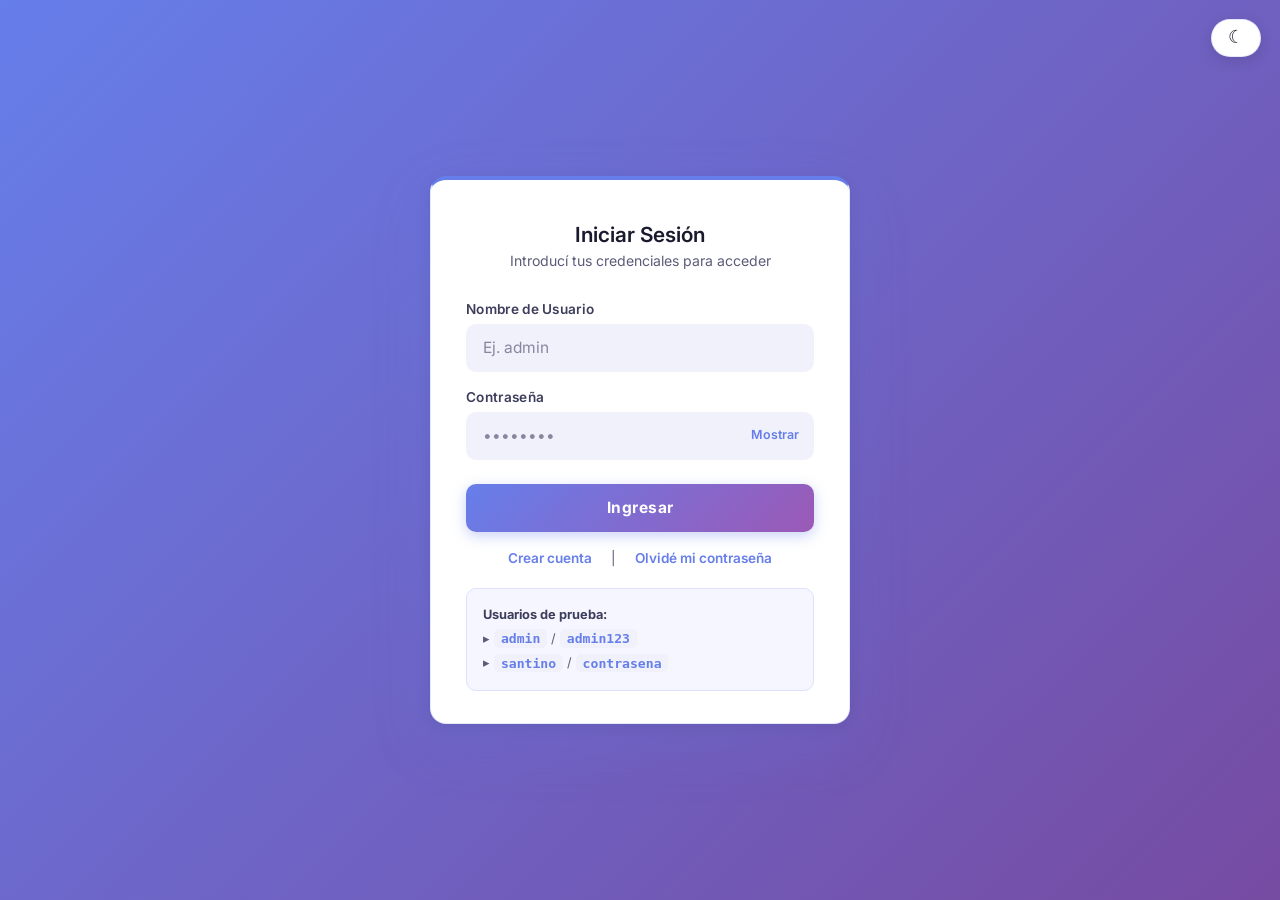
<file: index.html>
<!DOCTYPE html>
<html lang="es">
<head>
    <meta charset="UTF-8">
    <meta name="viewport" content="width=device-width, initial-scale=1.0">
    <meta name="description" content="SGG - Sistema de Gestión de Gastos. Iniciá sesión o registrate para administrar tus finanzas personales.">
    <title>SGG - Inicio de Sesión</title>
    <link rel="preconnect" href="https://fonts.googleapis.com">
    <link rel="preconnect" href="https://fonts.gstatic.com" crossorigin>
    <link rel="stylesheet" href="https://fonts.googleapis.com/css2?family=Inter:wght@400;500;600;700&display=swap">
    <link rel="stylesheet" href="css/style.css">
    <script src="js/theme.js"></script>
</head>
<body>

    <button id="themeToggle" class="theme-toggle" type="button" aria-label="Cambiar a modo oscuro" aria-pressed="false">
        <span id="themeIcon" aria-hidden="true">☾</span>
    </button>

    <div class="auth-container">

        <div class="auth-header">
            <h2>Iniciar Sesión</h2>
            <p>Introducí tus credenciales para acceder</p>
        </div>

        <div id="alertBox" class="alert-message" role="alert" aria-live="polite"></div>

        <form id="authForm" class="auth-form" novalidate>
            <div class="form-group">
                <label for="username">Nombre de Usuario</label>
                <input type="text" id="username" required placeholder="Ej. admin" autocomplete="username">
            </div>

            <div class="form-group">
                <label for="password">Contraseña</label>
                <div class="password-field">
                    <input type="password" id="password" required placeholder="••••••••" autocomplete="current-password">
                </div>
            </div>

            <button type="submit" id="btnSubmit" class="btn-submit">Ingresar</button>
        </form>

        <div class="auth-links">
            <a href="registro.html">Crear cuenta</a>
            <span class="sep">|</span>
            <a href="recuperar.html">Olvidé mi contraseña</a>
        </div>

        <div class="hint-box" aria-label="Usuarios de prueba disponibles">
            <p><strong>Usuarios de prueba:</strong></p>
            <p>▸ <code>admin</code> / <code>admin123</code></p>
            <p>▸ <code>santino</code> / <code>contrasena</code></p>
        </div>

    </div>

    <script src="js/usuarios.js"></script>
    <script src="js/ui.js"></script>
    <script src="js/password-toggle.js"></script>
    <script src="js/login.js"></script>
</body>
</html>
</file>
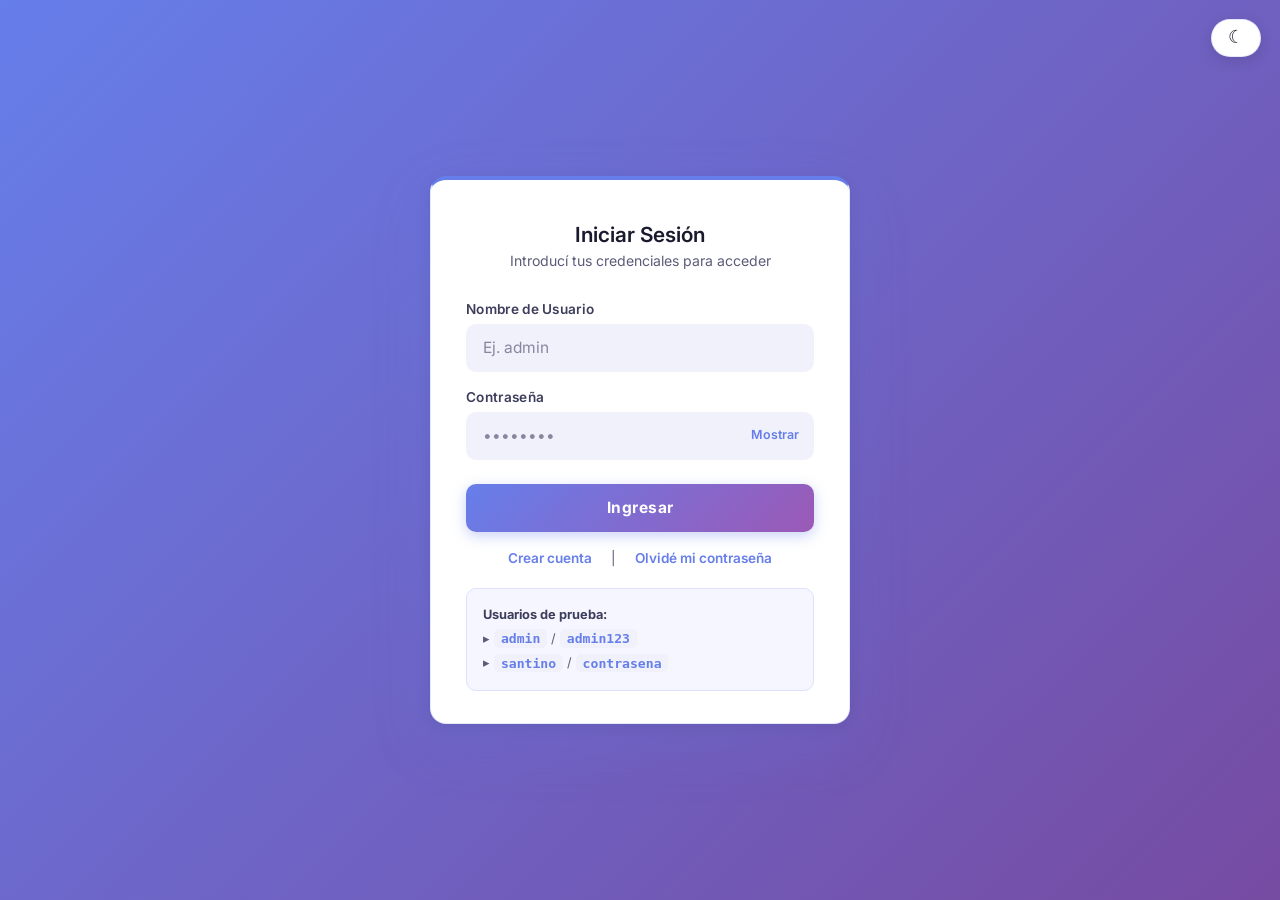
<file: dashboard.html>
<!DOCTYPE html>
<html lang="es">
<head>
    <meta charset="UTF-8">
    <meta name="viewport" content="width=device-width, initial-scale=1.0">
    <meta name="description" content="SGG - Sistema de Gestión de Gastos. Panel de gastos.">
    <title>SGG - Mis Gastos</title>
    <link rel="preconnect" href="https://fonts.googleapis.com">
    <link rel="preconnect" href="https://fonts.gstatic.com" crossorigin>
    <link rel="stylesheet" href="https://fonts.googleapis.com/css2?family=Inter:wght@400;500;600;700&display=swap">
    <link rel="stylesheet" href="css/style.css">
    <script src="js/theme.js"></script>
</head>
<body class="dashboard-body">

    <button id="themeToggle" class="theme-toggle" type="button" aria-label="Cambiar a modo oscuro" aria-pressed="false">
        <span id="themeIcon" aria-hidden="true">☾</span>
    </button>

    <div class="dashboard-page">

        <header class="dashboard-header">
            <div>
                <h1 id="saludo">Hola</h1>
                <p>Registrá y revisá tus gastos personales.</p>
            </div>
            <nav class="dashboard-nav">
                <a href="recuperar.html?modo=cambiar">Cambiar contraseña</a>
                <a href="#" id="cerrarSesionLink">Cerrar sesión</a>
            </nav>
        </header>

        <div id="alertBox" class="alert-message" role="alert" aria-live="polite"></div>

        <section class="summary-card">
            <p class="summary-label">Total gastado</p>
            <p class="summary-total" id="totalGastado">$0,00</p>
            <p class="summary-count" id="cantidadGastos">0 gastos registrados</p>
        </section>

        <div class="dashboard-grid">

            <section class="panel form-panel">
                <h2 id="formGastoTitle">Agregar gasto</h2>

                <form id="gastoForm" class="auth-form" novalidate>
                    <div class="form-group">
                        <label for="monto">Monto</label>
                        <input type="number" id="monto" step="0.01" min="0.01" max="9999999999.99" required placeholder="Ej. 1500.50" inputmode="decimal">
                        <span class="field-error" id="errorMonto" role="alert"></span>
                    </div>

                    <div class="form-group">
                        <label for="fecha">Fecha</label>
                        <input type="date" id="fecha" required>
                        <span class="field-error" id="errorFecha" role="alert"></span>
                    </div>

                    <div class="form-group">
                        <label for="categoria">Categoría</label>
                        <select id="categoria" required>
                            <option value="" disabled selected>Seleccioná una categoría</option>
                            <option value="Alimentación">Alimentación</option>
                            <option value="Transporte">Transporte</option>
                            <option value="Servicios">Servicios</option>
                            <option value="Ocio">Ocio</option>
                            <option value="Salud">Salud</option>
                            <option value="Otros">Otros</option>
                        </select>
                        <span class="field-error" id="errorCategoria" role="alert"></span>
                    </div>

                    <div class="form-group">
                        <label for="descripcion">Descripción</label>
                        <input type="text" id="descripcion" required maxlength="100" placeholder="Ej. Almuerzo con amigos">
                        <span class="field-error" id="errorDescripcion" role="alert"></span>
                    </div>

                    <div class="form-actions">
                        <button type="submit" id="btnGuardarGasto" class="btn-submit">Agregar gasto</button>
                        <button type="button" id="btnCancelarEdicion" class="btn-cancel hidden">Cancelar edición</button>
                    </div>
                </form>
            </section>

            <section class="panel table-panel">
                <h2>Historial de gastos</h2>

                <div id="tablaWrapper" class="table-wrapper hidden">
                    <table class="gastos-table">
                        <thead>
                            <tr>
                                <th>Fecha</th>
                                <th>Categoría</th>
                                <th>Descripción</th>
                                <th>Monto</th>
                                <th><span class="visually-hidden">Acciones</span></th>
                            </tr>
                        </thead>
                        <tbody id="gastosBody"></tbody>
                    </table>
                </div>

                <p id="emptyState" class="empty-state">Todavía no cargaste gastos.</p>
            </section>

        </div>

    </div>

    <!-- Modal de confirmación: baja lógica -->
    <div id="modalEliminar" class="modal-overlay hidden" role="dialog" aria-modal="true" aria-labelledby="modalEliminarTitle">
        <div class="modal-box">
            <h2 id="modalEliminarTitle">Eliminar gasto</h2>
            <p>¿Seguro que querés eliminar este gasto? Vas a dejar de verlo en tu historial y en el total.</p>
            <div class="modal-actions">
                <button type="button" id="btnCancelarModal" class="btn-cancel">Cancelar</button>
                <button type="button" id="btnConfirmarEliminar" class="btn-danger">Eliminar</button>
            </div>
        </div>
    </div>

    <script src="js/usuarios.js"></script>
    <script src="js/ui.js"></script>
    <script src="js/gastos.js"></script>
</body>
</html>
</file>
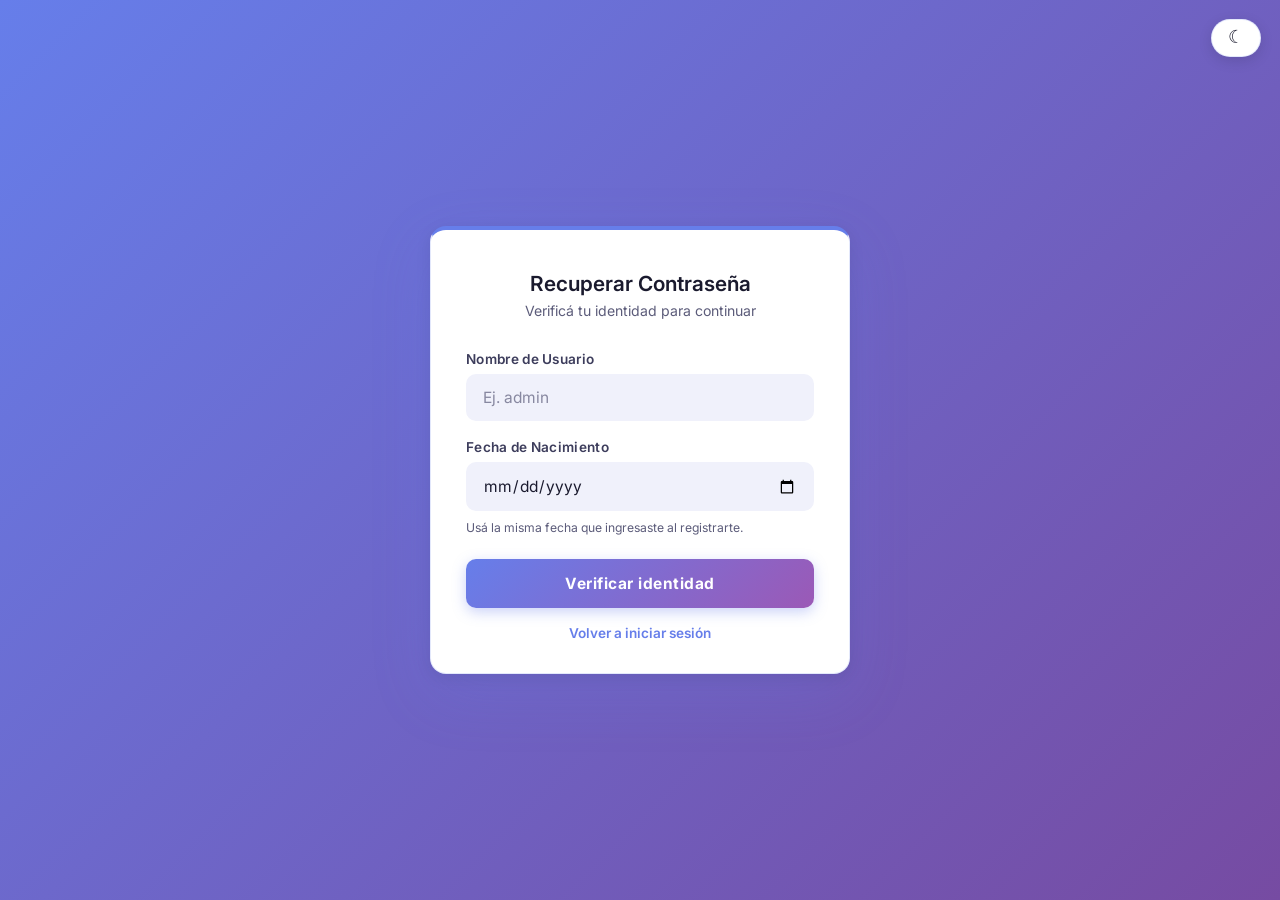
<file: recuperar.html>
<!DOCTYPE html>
<html lang="es">
<head>
    <meta charset="UTF-8">
    <meta name="viewport" content="width=device-width, initial-scale=1.0">
    <meta name="description" content="SGG - Sistema de Gestión de Gastos. Recuperá o cambiá tu contraseña.">
    <title>SGG - Recuperar Contraseña</title>
    <link rel="preconnect" href="https://fonts.googleapis.com">
    <link rel="preconnect" href="https://fonts.gstatic.com" crossorigin>
    <link rel="stylesheet" href="https://fonts.googleapis.com/css2?family=Inter:wght@400;500;600;700&display=swap">
    <link rel="stylesheet" href="css/style.css">
    <script src="js/theme.js"></script>
</head>
<body>

    <button id="themeToggle" class="theme-toggle" type="button" aria-label="Cambiar a modo oscuro" aria-pressed="false">
        <span id="themeIcon" aria-hidden="true">☾</span>
    </button>

    <div class="auth-container">

        <div class="auth-header">
            <h2 id="formTitle">Recuperar Contraseña</h2>
            <p id="formSubtitle">Verificá tu identidad para continuar</p>
        </div>

        <div id="alertBox" class="alert-message" role="alert" aria-live="polite"></div>

        <!-- PASO 1: verificación de identidad (se oculta en modo "cambiar") -->
        <form id="verificarForm" class="auth-form" novalidate>
            <div class="form-group">
                <label for="username">Nombre de Usuario</label>
                <input type="text" id="username" required placeholder="Ej. admin" autocomplete="username">
            </div>

            <div class="form-group">
                <label for="fechaNacimiento">Fecha de Nacimiento</label>
                <input type="date" id="fechaNacimiento" required autocomplete="bday">
                <span class="input-hint">Usá la misma fecha que ingresaste al registrarte.</span>
            </div>

            <button type="submit" id="btnVerificar" class="btn-submit">Verificar identidad</button>
        </form>

        <!-- PASO 2: nueva contraseña (oculto hasta verificar) -->
        <form id="resetForm" class="auth-form hidden" novalidate>
            <div class="form-group">
                <label for="passwordNueva">Nueva Contraseña</label>
                <div class="password-field">
                    <input type="password" id="passwordNueva" required placeholder="••••••••" autocomplete="new-password">
                </div>

                <div id="passwordStrengthWrapper" class="strength-wrapper">
                    <div class="strength-bar-container">
                        <div id="strengthBar" class="strength-bar"></div>
                    </div>
                    <p id="strengthText" class="strength-text">Seguridad: Insegura</p>
                    <ul class="password-requirements">
                        <li id="reqLen"></li>
                        <li id="reqMin"></li>
                        <li id="reqMaj"></li>
                        <li id="reqNum"></li>
                        <li id="reqSym"></li>
                    </ul>
                </div>
                <span class="field-error" id="errorPasswordIgual" role="alert"></span>
            </div>

            <div class="form-group">
                <label for="passwordRepeat">Repetir Nueva Contraseña</label>
                <div class="password-field">
                    <input type="password" id="passwordRepeat" required placeholder="••••••••" autocomplete="new-password">
                </div>
                <span class="field-error" id="errorPasswordRepeat" role="alert"></span>
            </div>

            <button type="submit" id="btnSubmit" class="btn-submit" disabled>Cambiar Contraseña</button>
        </form>

        <div class="auth-links">
            <a href="index.html" id="volverLink">Volver a iniciar sesión</a>
        </div>

    </div>

    <script src="js/usuarios.js"></script>
    <script src="js/ui.js"></script>
    <script src="js/password-strength.js"></script>
    <script src="js/password-toggle.js"></script>
    <script src="js/recuperar.js"></script>
</body>
</html>
</file>
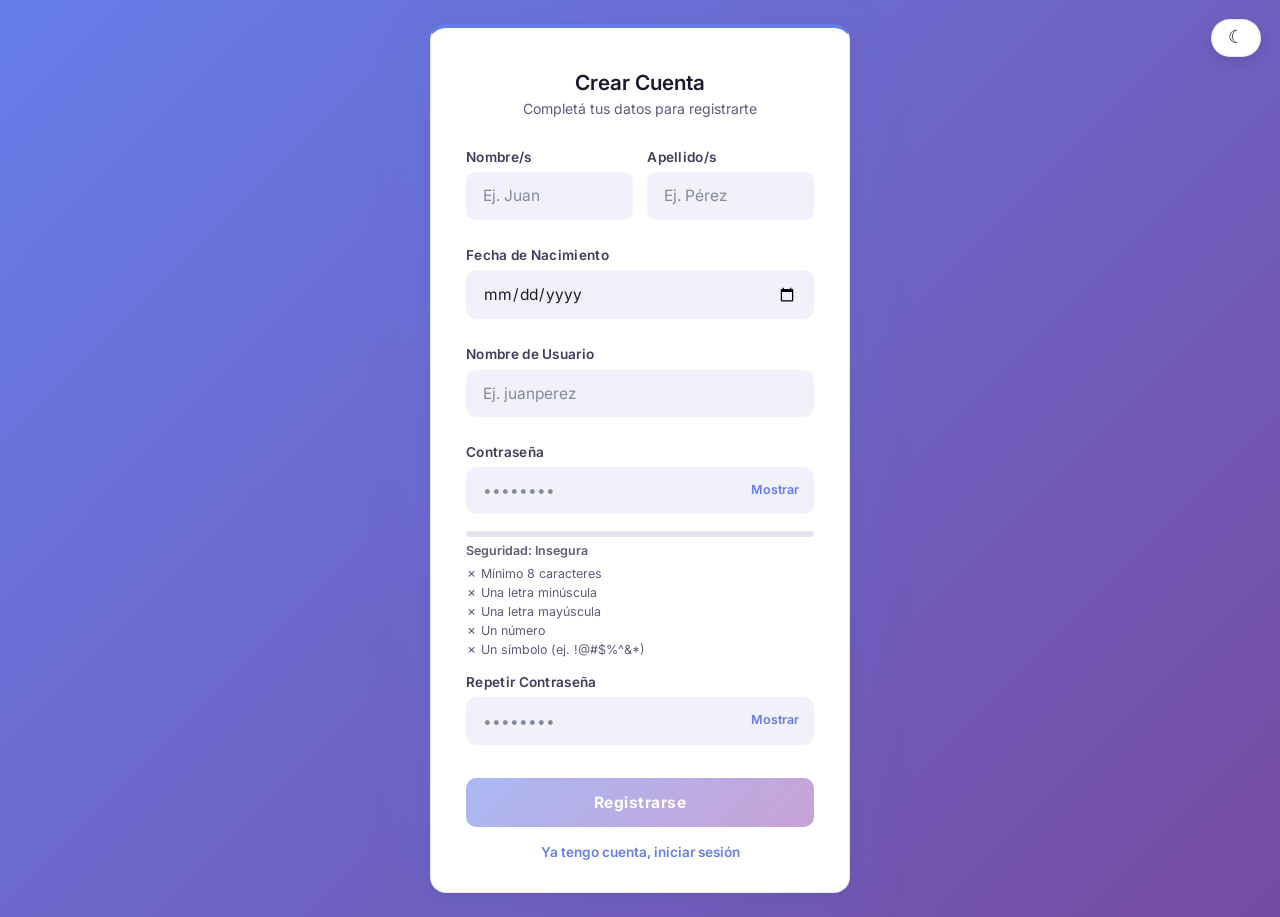
<file: registro.html>
<!DOCTYPE html>
<html lang="es">
<head>
    <meta charset="UTF-8">
    <meta name="viewport" content="width=device-width, initial-scale=1.0">
    <meta name="description" content="SGG - Sistema de Gestión de Gastos. Creá tu cuenta para empezar a administrar tus finanzas.">
    <title>SGG - Crear Cuenta</title>
    <link rel="preconnect" href="https://fonts.googleapis.com">
    <link rel="preconnect" href="https://fonts.gstatic.com" crossorigin>
    <link rel="stylesheet" href="https://fonts.googleapis.com/css2?family=Inter:wght@400;500;600;700&display=swap">
    <link rel="stylesheet" href="css/style.css">
    <script src="js/theme.js"></script>
</head>
<body>

    <button id="themeToggle" class="theme-toggle" type="button" aria-label="Cambiar a modo oscuro" aria-pressed="false">
        <span id="themeIcon" aria-hidden="true">☾</span>
    </button>

    <div class="auth-container">

        <div class="auth-header">
            <h2>Crear Cuenta</h2>
            <p>Completá tus datos para registrarte</p>
        </div>

        <div id="alertBox" class="alert-message" role="alert" aria-live="polite"></div>

        <form id="registroForm" class="auth-form" novalidate>

            <div class="form-row">
                <div class="form-group">
                    <label for="nombre">Nombre/s</label>
                    <input type="text" id="nombre" required maxlength="100" placeholder="Ej. Juan" autocomplete="given-name">
                    <span class="field-error" id="errorNombre" role="alert"></span>
                </div>
                <div class="form-group">
                    <label for="apellido">Apellido/s</label>
                    <input type="text" id="apellido" required maxlength="100" placeholder="Ej. Pérez" autocomplete="family-name">
                    <span class="field-error" id="errorApellido" role="alert"></span>
                </div>
            </div>

            <div class="form-group">
                <label for="fechaNacimiento">Fecha de Nacimiento</label>
                <input type="date" id="fechaNacimiento" required autocomplete="bday">
                <span class="field-error" id="errorFecha" role="alert"></span>
            </div>

            <div class="form-group">
                <label for="username">Nombre de Usuario</label>
                <input type="text" id="username" required maxlength="50" placeholder="Ej. juanperez" autocomplete="username">
                <span class="field-error" id="errorUsername" role="alert"></span>
            </div>

            <div class="form-group">
                <label for="password">Contraseña</label>
                <div class="password-field">
                    <input type="password" id="password" required placeholder="••••••••" autocomplete="new-password">
                </div>

                <div id="passwordStrengthWrapper" class="strength-wrapper">
                    <div class="strength-bar-container">
                        <div id="strengthBar" class="strength-bar"></div>
                    </div>
                    <p id="strengthText" class="strength-text">Seguridad: Insegura</p>
                    <ul class="password-requirements">
                        <li id="reqLen"></li>
                        <li id="reqMin"></li>
                        <li id="reqMaj"></li>
                        <li id="reqNum"></li>
                        <li id="reqSym"></li>
                    </ul>
                </div>
            </div>

            <div class="form-group">
                <label for="passwordRepeat">Repetir Contraseña</label>
                <div class="password-field">
                    <input type="password" id="passwordRepeat" required placeholder="••••••••" autocomplete="new-password">
                </div>
                <span class="field-error" id="errorPasswordRepeat" role="alert"></span>
            </div>

            <button type="submit" id="btnSubmit" class="btn-submit" disabled>Registrarse</button>
        </form>

        <div class="auth-links">
            <a href="index.html">Ya tengo cuenta, iniciar sesión</a>
        </div>

    </div>

    <script src="js/usuarios.js"></script>
    <script src="js/ui.js"></script>
    <script src="js/password-strength.js"></script>
    <script src="js/password-toggle.js"></script>
    <script src="js/registro.js"></script>
</body>
</html>
</file>
<file: css/style.css>
/* ============================================
   SGG - Sistema de Gestión de Gastos
   style.css — Segundo Incremento (revisado)
   ============================================ */

/* --- MODO CLARO (por defecto) --- */
:root {
    --bg-gradient:      linear-gradient(135deg, #667eea 0%, #764ba2 100%);
    --card-bg:          #ffffff;
    --card-border:      rgba(102, 126, 234, 0.18);
    --text-main:        #1a1a2e;
    --text-muted:       #5c5c7a;
    --text-label:       #3d3d5c;
    --text-link:        #667eea;
    --primary-color:    #667eea;
    --primary-hover:    #5568e0;
    --primary-gradient: linear-gradient(135deg, #667eea 0%, #9b59b6 100%);
    --success-color:    #0d9e50;
    --error-color:      #e8304a;
    --input-bg:         #f0f1fb;
    --input-border:     transparent;
    --input-focus-bg:   #ffffff;
    --hint-bg:          #f5f6ff;
    --hint-border:      #dde0ff;
    --strength-track:   #e2e4f0;
    --radius:           10px;
    --radius-lg:        16px;
    --shadow:           0 20px 60px rgba(102, 126, 234, 0.18), 0 4px 16px rgba(0,0,0,0.08);
    --transition:       all 0.3s cubic-bezier(0.25, 0.8, 0.25, 1);
}

/* --- MODO OSCURO --- */
html.dark-mode {
    --bg-gradient:      linear-gradient(135deg, #0f0f1a 0%, #1a1030 100%);
    --card-bg:          #1c1c2e;
    --card-border:      rgba(129, 140, 248, 0.22);
    --text-main:        #e8e8f4;
    --text-muted:       #9a9ab8;
    --text-label:       #b0b0cc;
    --text-link:        #818cf8;
    --primary-color:    #818cf8;
    --primary-hover:    #6d7bfa;
    --primary-gradient: linear-gradient(135deg, #818cf8 0%, #a78bfa 100%);
    --success-color:    #34d374;
    --error-color:      #ff5a6e;
    --input-bg:         #252540;
    --input-border:     rgba(129, 140, 248, 0.1);
    --input-focus-bg:   #2e2e50;
    --hint-bg:          #1e1e38;
    --hint-border:      #3a3a60;
    --strength-track:   #2a2a45;
    --shadow:           0 20px 60px rgba(0, 0, 0, 0.5), 0 4px 16px rgba(0,0,0,0.3);
}

/* --- RESET GLOBAL --- */
*, *::before, *::after {
    box-sizing: border-box;
    margin: 0;
    padding: 0;
}

body {
    font-family: 'Inter', 'Segoe UI', Roboto, Helvetica, Arial, sans-serif;
    background: var(--bg-gradient);
    min-height: 100vh;
    display: flex;
    justify-content: center;
    align-items: center;
    padding: 1.5rem;
    transition: background 0.5s ease;
    color: var(--text-main);
}

/* --- BOTÓN SWITCH TEMA --- */
.theme-toggle {
    position: fixed;
    top: 1.2rem;
    right: 1.2rem;
    background-color: var(--card-bg);
    border: 1.5px solid var(--card-border);
    border-radius: 50px;
    padding: 0.45rem 1rem;
    font-size: 1.1rem;
    cursor: pointer;
    z-index: 1000;
    box-shadow: 0 4px 14px rgba(0,0,0,0.12);
    transition: var(--transition);
    color: var(--text-main);
    display: flex;
    align-items: center;
    gap: 0.4rem;
}

.theme-toggle:hover {
    transform: scale(1.06);
    box-shadow: 0 6px 20px rgba(0,0,0,0.18);
}

/* --- CONTENEDOR PRINCIPAL --- */
.auth-container {
    background-color: var(--card-bg);
    border-radius: var(--radius-lg);
    box-shadow: var(--shadow);
    border: 1.5px solid var(--card-border);
    border-top: 4px solid var(--primary-color);
    width: 100%;
    max-width: 420px;
    padding: 2.6rem 2.2rem 2rem;
    transition: background-color 0.4s ease, border-color 0.4s ease, box-shadow 0.4s ease;
}

/* --- ENCABEZADO --- */
.auth-header {
    text-align: center;
    margin-bottom: 2rem;
}

.auth-header h2 {
    color: var(--text-main);
    font-size: 1.3rem;
    font-weight: 600;
    margin-bottom: 0.35rem;
    transition: color 0.4s ease;
}

.auth-header p {
    color: var(--text-muted);
    font-size: 0.88rem;
    transition: color 0.4s ease;
}

/* --- FORMULARIO --- */
.auth-form {
    display: flex;
    flex-direction: column;
    gap: 1.1rem;
}

.form-group {
    display: flex;
    flex-direction: column;
    gap: 0.45rem;
}

.form-group label {
    color: var(--text-label);
    font-size: 0.85rem;
    font-weight: 600;
    letter-spacing: 0.3px;
    transition: color 0.4s ease;
}

.form-group input {
    background-color: var(--input-bg);
    border: 1.5px solid var(--input-border);
    border-radius: var(--radius);
    padding: 0.82rem 1rem;
    font-size: 0.97rem;
    font-family: inherit;
    color: var(--text-main);
    transition: var(--transition);
    width: 100%;
}

.form-group input::placeholder {
    color: var(--text-muted);
    opacity: 0.7;
}

.form-group input:focus {
    outline: none;
    border-color: var(--primary-color);
    background-color: var(--input-focus-bg);
    box-shadow: 0 0 0 3px rgba(102, 126, 234, 0.15);
}

html.dark-mode .form-group input:focus {
    box-shadow: 0 0 0 3px rgba(129, 140, 248, 0.2);
}

/* --- BARRA DE FORTALEZA DE CONTRASEÑA --- */
.strength-wrapper {
    margin-top: 0.6rem;
}

.strength-bar-container {
    background-color: var(--strength-track);
    border-radius: 99px;
    height: 6px;
    overflow: hidden;
    transition: background-color 0.4s ease;
}

.strength-bar {
    height: 100%;
    width: 0%;
    border-radius: 99px;
    transition: width 0.45s cubic-bezier(0.25, 0.8, 0.25, 1),
                background-color 0.35s ease;
}

.strength-bar.level-1 { background-color: #e8304a; }
.strength-bar.level-2 { background-color: #f59e0b; }
.strength-bar.level-3 { background-color: #3b82f6; }
.strength-bar.level-4 { background-color: #10b981; }

.strength-text {
    font-size: 0.78rem;
    font-weight: 600;
    margin-top: 0.35rem;
    transition: color 0.3s ease;
    color: var(--text-muted);
}

.strength-text.level-1 { color: #e8304a; }
.strength-text.level-2 { color: #d97706; }
.strength-text.level-3 { color: #2563eb; }
.strength-text.level-4 { color: #059669; }

html.dark-mode .strength-text.level-1 { color: #ff5a6e; }
html.dark-mode .strength-text.level-2 { color: #fbbf24; }
html.dark-mode .strength-text.level-3 { color: #60a5fa; }
html.dark-mode .strength-text.level-4 { color: #34d374; }

.password-requirements {
    list-style: none;
    margin-top: 0.5rem;
    display: flex;
    flex-direction: column;
    gap: 0.25rem;
}

.password-requirements li {
    font-size: 0.78rem;
    color: var(--text-muted);
    transition: color 0.3s ease;
}

.password-requirements li.met {
    color: var(--success-color);
}

/* --- BOTÓN SUBMIT --- */
.btn-submit {
    background: var(--primary-gradient);
    color: #fff;
    border: none;
    border-radius: var(--radius);
    padding: 0.92rem;
    font-size: 0.97rem;
    font-weight: 700;
    font-family: inherit;
    cursor: pointer;
    transition: var(--transition);
    margin-top: 0.4rem;
    letter-spacing: 0.5px;
    box-shadow: 0 4px 14px rgba(102, 126, 234, 0.35);
}

.btn-submit:hover {
    transform: translateY(-2px);
    box-shadow: 0 8px 24px rgba(102, 126, 234, 0.45);
    filter: brightness(1.08);
}

.btn-submit:active {
    transform: translateY(0);
}

.btn-submit:focus {
    outline: 3px solid var(--primary-color);
    outline-offset: 3px;
}

/* --- ALERTAS --- */
.alert-message {
    padding: 0.82rem 1rem;
    border-radius: var(--radius);
    font-size: 0.88rem;
    font-weight: 500;
    text-align: center;
    display: none;
    margin-bottom: 0.8rem;
    transition: color 0.4s ease, background-color 0.4s ease;
}

.alert-message.error {
    background-color: #ffe2e6;
    color: var(--error-color);
    display: block;
    border-left: 3px solid var(--error-color);
}

.alert-message.success {
    background-color: #d1fadf;
    color: var(--success-color);
    display: block;
    border-left: 3px solid var(--success-color);
}

html.dark-mode .alert-message.error {
    background-color: #3a1520;
    color: #ff5a6e;
}

html.dark-mode .alert-message.success {
    background-color: #0d2e1c;
    color: #34d374;
}

/* --- CAJA DE USUARIOS DE PRUEBA --- */
.hint-box {
    margin-top: 1.4rem;
    background-color: var(--hint-bg);
    border: 1px solid var(--hint-border);
    border-radius: var(--radius);
    padding: 0.9rem 1rem;
    font-size: 0.8rem;
    color: var(--text-muted);
    line-height: 1.85;
    transition: background-color 0.4s ease, border-color 0.4s ease, color 0.4s ease;
}

.hint-box strong {
    color: var(--text-label);
    transition: color 0.4s ease;
}

.hint-box code {
    background-color: var(--input-bg);
    padding: 0.1rem 0.42rem;
    border-radius: 5px;
    font-size: 0.82rem;
    color: var(--primary-color);
    font-weight: 600;
    transition: background-color 0.4s ease, color 0.4s ease;
}

/* --- CAMPO DE CONTRASEÑA CON TOGGLE --- */
.password-field {
    position: relative;
    display: flex;
}

.password-field input {
    padding-right: 5.2rem;
}

.toggle-password {
    position: absolute;
    right: 0.3rem;
    top: 50%;
    transform: translateY(-50%);
    background: transparent;
    border: none;
    font-size: 0.78rem;
    font-weight: 600;
    font-family: inherit;
    cursor: pointer;
    padding: 0.4rem 0.6rem;
    line-height: 1;
    border-radius: 8px;
    color: var(--text-link);
    transition: var(--transition);
    white-space: nowrap;
}

.toggle-password:hover {
    background-color: var(--input-bg);
    text-decoration: underline;
}

.toggle-password:focus {
    outline: 2px solid var(--primary-color);
    outline-offset: 1px;
}

/* --- BOTÓN SUBMIT DESHABILITADO --- */
.btn-submit:disabled {
    opacity: 0.55;
    cursor: not-allowed;
    box-shadow: none;
    transform: none;
}

.btn-submit:disabled:hover {
    transform: none;
    box-shadow: none;
    filter: none;
}

/* --- MENSAJE DE ERROR POR CAMPO --- */
.field-error {
    font-size: 0.76rem;
    color: var(--error-color);
    margin-top: 0.15rem;
    min-height: 0;
    transition: color 0.4s ease;
}

.form-group input.input-invalid {
    border-color: var(--error-color);
}

/* --- FILA DE DOS COLUMNAS (Nombre / Apellido) --- */
.form-row {
    display: flex;
    gap: 0.9rem;
}

.form-row .form-group {
    flex: 1;
    min-width: 0;
}

/* --- ENLACES DE NAVEGACIÓN (index) --- */
.auth-links {
    display: flex;
    justify-content: center;
    gap: 1.2rem;
    margin-top: 1.1rem;
    font-size: 0.85rem;
}

.auth-links a {
    color: var(--text-link);
    text-decoration: none;
    font-weight: 600;
    transition: color 0.3s ease;
}

.auth-links a:hover {
    text-decoration: underline;
}

.auth-links .sep {
    color: var(--text-muted);
}

/* --- TEXTO DE AYUDA BAJO INPUT --- */
.input-hint {
    font-size: 0.76rem;
    color: var(--text-muted);
    margin-top: 0.1rem;
}

/* --- UTILIDADES --- */
.hidden {
    display: none !important;
}

.auth-links.spaced {
    margin-top: 1.6rem;
}

.visually-hidden {
    position: absolute;
    width: 1px;
    height: 1px;
    padding: 0;
    margin: -1px;
    overflow: hidden;
    clip: rect(0, 0, 0, 0);
    white-space: nowrap;
    border: 0;
}

/* --- FOCO VISIBLE PARA TECLADO --- */
.theme-toggle:focus-visible {
    outline: 3px solid var(--primary-color);
    outline-offset: 3px;
}

/* ============================================
   DASHBOARD DE GASTOS
   ============================================ */

body.dashboard-body {
    align-items: flex-start;
    padding-top: 4.5rem;
    padding-bottom: 3rem;
}

.dashboard-page {
    width: 100%;
    max-width: 1040px;
    display: flex;
    flex-direction: column;
    gap: 1.4rem;
}

/* --- ENCABEZADO ---
   Ahora es una tarjeta más (igual que .summary-card y .panel), así
   que usa las mismas variables de texto pensadas para --card-bg
   (--text-main, --text-muted, --text-link) en vez de blanco fijo. */
.dashboard-header {
    display: flex;
    justify-content: space-between;
    align-items: flex-start;
    gap: 1rem;
    flex-wrap: wrap;
    background-color: var(--card-bg);
    border-radius: var(--radius-lg);
    box-shadow: var(--shadow);
    border: 1.5px solid var(--card-border);
    padding: 1.4rem 1.8rem;
    transition: background-color 0.4s ease, border-color 0.4s ease;
}

.dashboard-header h1 {
    font-size: 1.5rem;
    font-weight: 700;
    color: var(--text-main);
    transition: color 0.4s ease;
}

.dashboard-header p {
    color: var(--text-muted);
    font-size: 0.88rem;
    margin-top: 0.2rem;
    transition: color 0.4s ease;
}

.dashboard-nav {
    display: flex;
    align-items: center;
    gap: 1rem;
    font-size: 0.85rem;
}

.dashboard-nav a {
    color: var(--text-link);
    text-decoration: none;
    font-weight: 600;
    transition: color 0.3s ease;
}

.dashboard-nav a:hover {
    text-decoration: underline;
}

.dashboard-nav a:focus-visible {
    outline: 2px solid var(--primary-color);
    outline-offset: 3px;
    border-radius: 3px;
}

/* --- TARJETA DE RESUMEN --- */

.summary-card {
    background-color: var(--card-bg);
    border-radius: var(--radius-lg);
    box-shadow: var(--shadow);
    border: 1.5px solid var(--card-border);
    border-top: 4px solid var(--primary-color);
    padding: 1.8rem 2rem;
    transition: background-color 0.4s ease, border-color 0.4s ease;
}

.summary-label {
    color: var(--text-label);
    font-size: 0.85rem;
    font-weight: 600;
}

.summary-total {
    font-size: 2.4rem;
    font-weight: 700;
    color: var(--primary-color);
    margin-top: 0.3rem;
    transition: color 0.4s ease;
}

.summary-count {
    color: var(--text-muted);
    font-size: 0.82rem;
    margin-top: 0.3rem;
}

/* --- GRILLA PRINCIPAL --- */
.dashboard-grid {
    display: grid;
    grid-template-columns: minmax(280px, 340px) 1fr;
    gap: 1.4rem;
    align-items: start;
}

.panel {
    background-color: var(--card-bg);
    border-radius: var(--radius-lg);
    box-shadow: var(--shadow);
    border: 1.5px solid var(--card-border);
    padding: 1.8rem;
    transition: background-color 0.4s ease, border-color 0.4s ease;
}

.panel h2 {
    font-size: 1.05rem;
    font-weight: 600;
    color: var(--text-main);
    margin-bottom: 1.2rem;
    transition: color 0.4s ease;
}

/* Selects dentro del formulario de gastos (mismo look que los inputs) */
.form-group select {
    background-color: var(--input-bg);
    border: 1.5px solid var(--input-border);
    border-radius: var(--radius);
    padding: 0.82rem 1rem;
    font-size: 0.97rem;
    font-family: inherit;
    color: var(--text-main);
    transition: var(--transition);
    width: 100%;
    cursor: pointer;
}

.form-group select:focus {
    outline: none;
    border-color: var(--primary-color);
    background-color: var(--input-focus-bg);
    box-shadow: 0 0 0 3px rgba(102, 126, 234, 0.15);
}

html.dark-mode .form-group select:focus {
    box-shadow: 0 0 0 3px rgba(129, 140, 248, 0.2);
}

.form-actions {
    display: flex;
    flex-direction: column;
    gap: 0.7rem;
}

.btn-cancel {
    background: transparent;
    border: 1.5px solid var(--card-border);
    border-radius: var(--radius);
    padding: 0.7rem;
    font-size: 0.9rem;
    font-weight: 600;
    font-family: inherit;
    color: var(--text-muted);
    cursor: pointer;
    transition: var(--transition);
}

.btn-cancel:hover {
    background-color: var(--input-bg);
    color: var(--text-main);
}

/* --- TABLA DE GASTOS --- */
.table-wrapper {
    overflow-x: auto;
}

.gastos-table {
    width: 100%;
    border-collapse: collapse;
    font-size: 0.88rem;
}

.gastos-table th {
    text-align: left;
    color: var(--text-label);
    font-size: 0.78rem;
    font-weight: 600;
    padding: 0 0.6rem 0.7rem;
    border-bottom: 1.5px solid var(--card-border);
    white-space: nowrap;
    transition: color 0.4s ease, border-color 0.4s ease;
}

.gastos-table td {
    padding: 0.85rem 0.6rem;
    border-bottom: 1px solid var(--card-border);
    color: var(--text-main);
    vertical-align: middle;
    transition: color 0.4s ease, border-color 0.4s ease;
}

.gastos-table tbody tr:last-child td {
    border-bottom: none;
}

.gastos-table .col-descripcion {
    max-width: 220px;
    overflow-wrap: break-word;
}

.gastos-table .col-monto {
    font-weight: 700;
    white-space: nowrap;
}

.gastos-table .col-acciones {
    text-align: right;
    white-space: nowrap;
}

.btn-icon {
    background: transparent;
    border: none;
    font-family: inherit;
    font-size: 0.8rem;
    font-weight: 600;
    color: var(--text-link);
    cursor: pointer;
    padding: 0.35rem 0.55rem;
    border-radius: 8px;
    transition: var(--transition);
}

.btn-icon:hover {
    background-color: var(--input-bg);
    text-decoration: underline;
}

.btn-icon-danger {
    color: var(--error-color);
}

.empty-state {
    color: var(--text-muted);
    font-size: 0.88rem;
    text-align: center;
    padding: 1.6rem 0;
}

/* --- ETIQUETAS DE CATEGORÍA --- */
.badge {
    display: inline-block;
    padding: 0.28rem 0.7rem;
    border-radius: 99px;
    font-size: 0.76rem;
    font-weight: 600;
    white-space: nowrap;
}

.badge-alimentacion { background-color: #fef3c7; color: #92400e; }
.badge-transporte    { background-color: #dbeafe; color: #1d4ed8; }
.badge-servicios     { background-color: #ede9fe; color: #6d28d9; }
.badge-ocio          { background-color: #fce7f3; color: #be185d; }
.badge-salud         { background-color: #d1fae5; color: #047857; }
.badge-otros         { background-color: #e2e8f0; color: #475569; }

html.dark-mode .badge-alimentacion { background-color: #3d2e0f; color: #fbbf24; }
html.dark-mode .badge-transporte    { background-color: #16233d; color: #60a5fa; }
html.dark-mode .badge-servicios     { background-color: #2a1f42; color: #c4b5fd; }
html.dark-mode .badge-ocio          { background-color: #3a1830; color: #f472b6; }
html.dark-mode .badge-salud         { background-color: #0f2e22; color: #34d399; }
html.dark-mode .badge-otros         { background-color: #2a2a45; color: #b0b0cc; }

/* --- MODAL DE CONFIRMACIÓN --- */
.modal-overlay {
    position: fixed;
    inset: 0;
    background-color: rgba(15, 15, 26, 0.55);
    display: flex;
    justify-content: center;
    align-items: center;
    padding: 1.5rem;
    z-index: 2000;
}

.modal-box {
    background-color: var(--card-bg);
    border-radius: var(--radius-lg);
    box-shadow: var(--shadow);
    border: 1.5px solid var(--card-border);
    border-top: 4px solid var(--error-color);
    max-width: 380px;
    width: 100%;
    padding: 1.8rem;
    transition: background-color 0.4s ease, border-color 0.4s ease;
}

.modal-box h2 {
    font-size: 1.1rem;
    font-weight: 600;
    color: var(--text-main);
    margin-bottom: 0.6rem;
}

.modal-box p {
    color: var(--text-muted);
    font-size: 0.88rem;
    line-height: 1.5;
}

.modal-actions {
    display: flex;
    justify-content: flex-end;
    gap: 0.7rem;
    margin-top: 1.6rem;
}

.btn-danger {
    background-color: var(--error-color);
    color: #fff;
    border: none;
    border-radius: var(--radius);
    padding: 0.7rem 1.2rem;
    font-size: 0.9rem;
    font-weight: 700;
    font-family: inherit;
    cursor: pointer;
    transition: var(--transition);
}

.btn-danger:hover {
    filter: brightness(1.1);
}

/* --- RESPONSIVO --- */

@media (max-width: 860px) {
    .dashboard-grid {
        grid-template-columns: 1fr;
    }
}

@media (max-width: 480px) {
    .auth-container {
        padding: 2rem 1.3rem 1.6rem;
    }

    .form-row {
        flex-direction: column;
        gap: 1.1rem;
    }

    body.dashboard-body {
        padding-top: 3.5rem;
    }

    .summary-total {
        font-size: 1.9rem;
    }

    .panel {
        padding: 1.4rem;
    }
}
</file>
